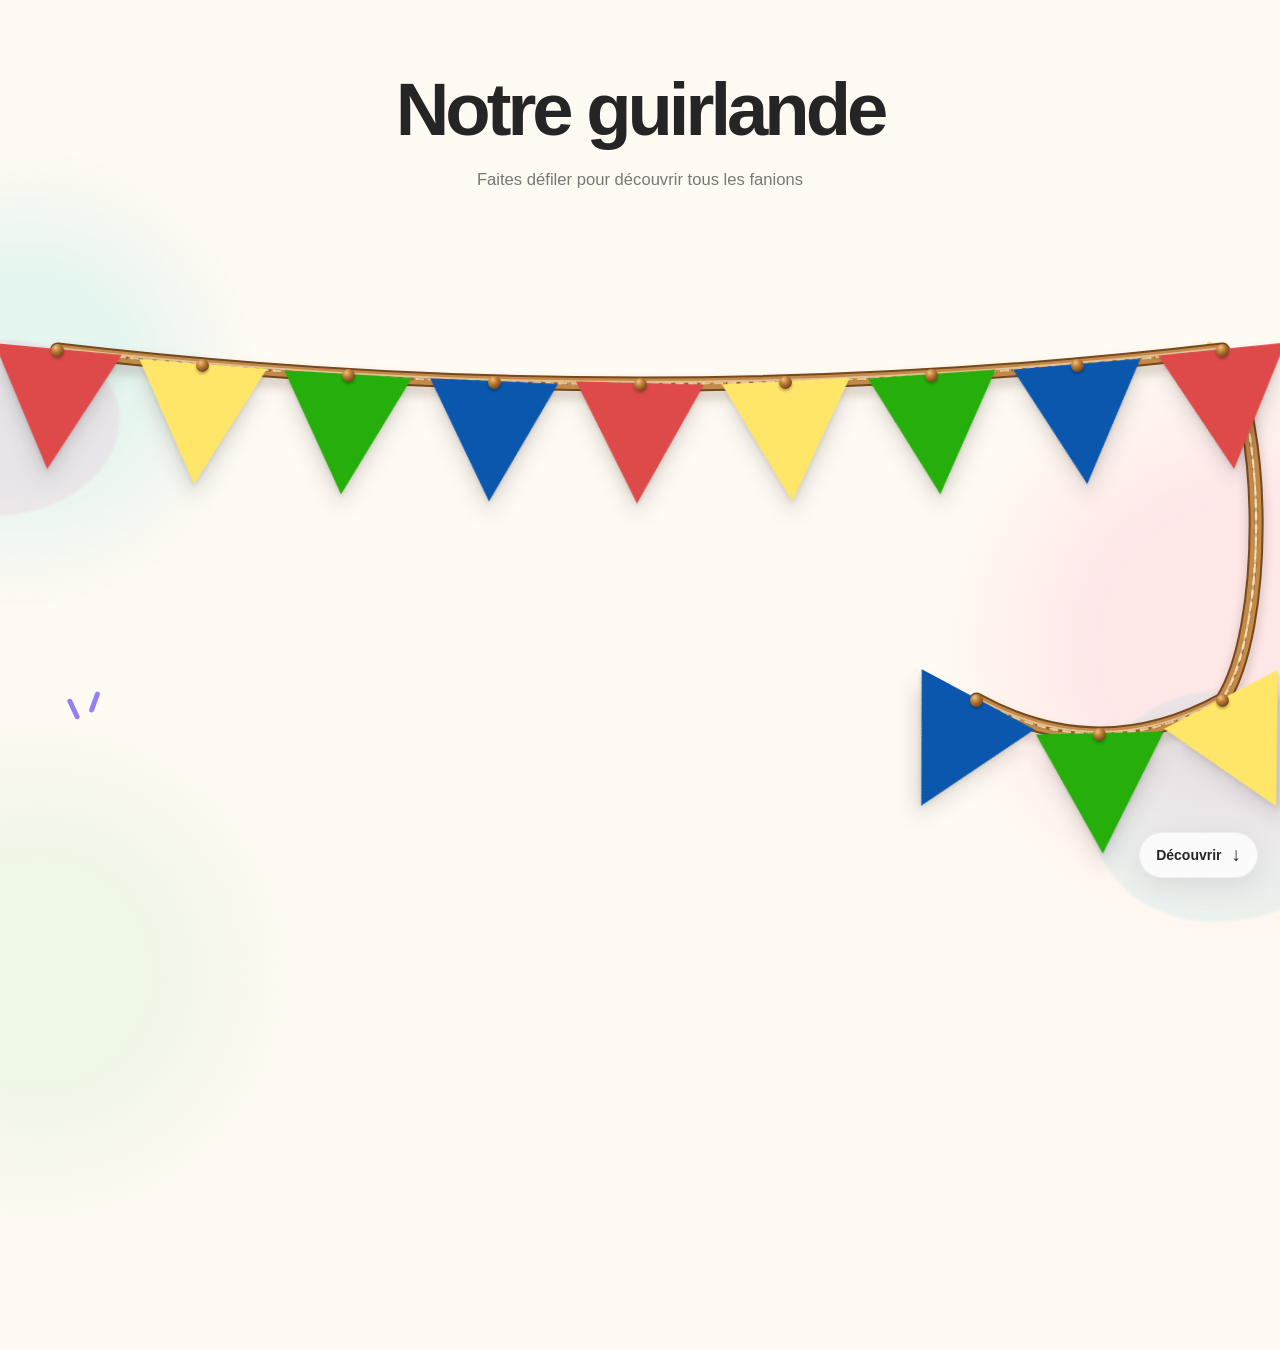
<file: old/index.html>
<!DOCTYPE html>
<html lang="fr">
<head>
  <meta charset="UTF-8">

  <meta
    name="viewport"
    content="width=device-width, initial-scale=1.0"
  >

  <title>Notre guirlande</title>

  <style>

    /* =========================================================
       RESET
       ========================================================= */

    * {
      box-sizing: border-box;
    }

    html {
      scroll-behavior: smooth;
    }

    html,
    body {
      margin: 0;
      padding: 0;
      width: 100%;
    }

    body {
      overflow-x: hidden;

      font-family:
        Inter,
        Arial,
        Helvetica,
        sans-serif;

      color: #252525;

      background:
        radial-gradient(
          circle at 2% 28%,
          rgba(55, 210, 225, 0.13) 0,
          rgba(55, 210, 225, 0.13) 100px,
          transparent 230px
        ),

        radial-gradient(
          circle at 97% 48%,
          rgba(255, 65, 145, 0.10) 0,
          rgba(255, 65, 145, 0.10) 140px,
          transparent 300px
        ),

        radial-gradient(
          circle at 3% 72%,
          rgba(95, 215, 130, 0.10) 0,
          rgba(95, 215, 130, 0.10) 110px,
          transparent 260px
        ),

        #fffaf2;
    }


    /* =========================================================
       HEADER
       ========================================================= */

    .hero {
      position: relative;

      min-height: 250px;

      display: flex;
      align-items: center;
      justify-content: center;

      text-align: center;

      padding: 50px 20px 35px;

      z-index: 10;
    }

    .hero-content {
      position: relative;
      z-index: 2;
    }

    .hero h1 {
      margin: 0;

      font-size: clamp(
        42px,
        5.8vw,
        82px
      );

      font-weight: 900;

      line-height: 0.95;

      letter-spacing: -4px;
    }

    .hero p {
      margin: 24px 0 0;

      font-size: clamp(
        14px,
        1.3vw,
        19px
      );

      color: #777;

      font-weight: 400;
    }


    /* =========================================================
       GUIRLANDE
       ========================================================= */

    #garland {
      position: relative;

      width: 100%;

      min-height: 100vh;

      isolation: isolate;
    }


    /* =========================================================
       SVG DE LA CORDE
       ========================================================= */

    #rope-svg {
      position: absolute;

      inset: 0;

      width: 100%;
      height: 100%;

      overflow: visible;

      pointer-events: none;

      z-index: 1;
    }


    /*
      Grosse ombre douce sous la corde
    */

    .rope-big-shadow {
      fill: none;

      stroke: rgba(55, 31, 10, 0.15);

      stroke-width: 20;

      stroke-linecap: round;
      stroke-linejoin: round;

      transform: translateY(7px);

      filter: blur(4px);
    }


    /*
      Contour foncé donnant de la profondeur.
    */

    .rope-dark {
      fill: none;

      stroke: #75481e;

      stroke-width: 15;

      stroke-linecap: round;
      stroke-linejoin: round;

      filter: url(#ropeRoughness);
    }


    /*
      Corps principal.
    */

    .rope-main {
      fill: none;

      stroke: #c48a49;

      stroke-width: 11;

      stroke-linecap: round;
      stroke-linejoin: round;

      filter: url(#ropeRoughness);
    }


    /*
      Fibre sombre en pointillé.

      Les tirets suivent réellement la courbe.
    */

    .rope-fibre-dark {
      fill: none;

      stroke: rgba(80, 40, 12, 0.42);

      stroke-width: 3;

      stroke-dasharray: 4 7;

      stroke-linecap: round;

      filter: url(#ropeRoughness);
    }


    /*
      Deuxième fibre, légèrement décalée.
    */

    .rope-fibre-light {
      fill: none;

      stroke: rgba(255, 229, 184, 0.75);

      stroke-width: 2.2;

      stroke-dasharray: 7 6;

      stroke-dashoffset: 4;

      stroke-linecap: round;
    }


    /*
      Reflet supérieur.
    */

    .rope-highlight {
      fill: none;

      stroke: rgba(255, 240, 210, 0.55);

      stroke-width: 2;

      stroke-linecap: round;

      transform: translateY(-2px);
    }


    /* =========================================================
       FANIONS
       ========================================================= */

    .flag {
      position: absolute;

      width: clamp(
        105px,
        10vw,
        170px
      );

      height: auto;

      display: block;

      /*
        Le haut du fanion est fixé à la corde.
      */

      transform-origin:
        50% 2%;

      user-select: none;

      -webkit-user-drag: none;

      pointer-events: none;

      z-index: 4;

      opacity: 0;

      filter:
        drop-shadow(
          0 14px 10px
          rgba(0, 0, 0, 0.12)
        )
        drop-shadow(
          0 3px 2px
          rgba(0, 0, 0, 0.10)
        );

      transition:
        opacity 0.7s ease;
    }

    .flag.visible {
      opacity: 1;
    }


    /*
      Petit noeud au-dessus des fanions
    */

    .knot {
      position: absolute;

      width: 13px;
      height: 13px;

      border-radius: 50%;

      z-index: 6;

      pointer-events: none;

      background:
        radial-gradient(
          circle at 35% 28%,
          #f2c17e 0,
          #bc7d35 35%,
          #75451c 76%,
          #48280e 100%
        );

      box-shadow:
        0 2px 3px
        rgba(0, 0, 0, 0.28);
    }


    /* =========================================================
       TACHES DE COULEUR DÉCORATIVES
       ========================================================= */

    .decor-blob {
      position: absolute;

      border-radius: 46% 54% 58% 42% /
                     52% 44% 56% 48%;

      z-index: 0;

      pointer-events: none;

      opacity: 0.075;

      filter: blur(1px);
    }


    /* =========================================================
       PETITES DÉCORATIONS
       ========================================================= */

    .spark {
      position: absolute;

      z-index: 0;

      pointer-events: none;

      width: 40px;
      height: 40px;

      opacity: 0.75;
    }

    .spark::before,
    .spark::after {
      content: "";

      position: absolute;

      width: 5px;
      height: 22px;

      border-radius: 20px;

      background: currentColor;
    }

    .spark::before {
      left: 7px;
      top: 10px;

      transform:
        rotate(-25deg);
    }

    .spark::after {
      right: 7px;
      top: 3px;

      transform:
        rotate(20deg);
    }


    /* =========================================================
       SCROLL INDICATOR
       ========================================================= */

    .scroll-hint {
      position: fixed;

      right: 22px;
      bottom: 22px;

      z-index: 50;

      display: flex;

      align-items: center;

      gap: 10px;

      padding:
        11px
        16px;

      border-radius: 100px;

      background:
        rgba(255, 255, 255, 0.78);

      border:
        1px solid
        rgba(0, 0, 0, 0.055);

      backdrop-filter:
        blur(12px);

      -webkit-backdrop-filter:
        blur(12px);

      box-shadow:
        0 8px 30px
        rgba(0, 0, 0, 0.08);

      font-size: 14px;

      font-weight: 700;
    }

    .scroll-hint-arrow {
      font-size: 19px;

      animation:
        scrollBounce
        1.5s
        infinite
        ease-in-out;
    }

    @keyframes scrollBounce {

      0%,
      100% {
        transform:
          translateY(-3px);
      }

      50% {
        transform:
          translateY(4px);
      }

    }


    /* =========================================================
       MOBILE
       ========================================================= */

    @media
    (
      max-width: 700px
    ) {

      .hero {
        min-height: 190px;

        padding:
          35px
          18px;
      }

      .hero h1 {
        letter-spacing:
          -2px;
      }

      .scroll-hint {
        right: 10px;
        bottom: 10px;

        font-size: 12px;

        padding:
          9px
          13px;
      }

    }


  </style>
</head>


<body>


  <!-- =======================================================
       ENTÊTE
       ======================================================= -->

  <header class="hero">

    <div class="hero-content">

      <h1>
        Notre guirlande
      </h1>

      <p>
        Faites défiler pour découvrir tous les fanions
      </p>

    </div>

  </header>



  <!-- =======================================================
       GUIRLANDE
       ======================================================= -->

  <main id="garland">


    <!--
      Toute la corde est UN SEUL SVG
      et UN SEUL chemin continu.
    -->

    <svg
      id="rope-svg"
      preserveAspectRatio="none"
    >

      <defs>

        <!--
          Donne une très légère irrégularité
          aux bords de la corde.
        -->

        <filter
          id="ropeRoughness"
          x="-10%"
          y="-10%"
          width="120%"
          height="120%"
        >

          <feTurbulence
            type="fractalNoise"
            baseFrequency="0.012 0.20"
            numOctaves="2"
            seed="7"
            result="noise"
          />

          <feDisplacementMap
            in="SourceGraphic"
            in2="noise"
            scale="1.4"
            xChannelSelector="R"
            yChannelSelector="G"
          />

        </filter>

      </defs>


      <!-- Ombre -->

      <path
        id="rope-big-shadow"
        class="rope-big-shadow"
      ></path>


      <!-- Corps foncé -->

      <path
        id="rope-dark"
        class="rope-dark"
      ></path>


      <!-- Corps principal -->

      <path
        id="rope-main"
        class="rope-main"
      ></path>


      <!-- Fibres -->

      <path
        id="rope-fibre-dark"
        class="rope-fibre-dark"
      ></path>

      <path
        id="rope-fibre-light"
        class="rope-fibre-light"
      ></path>


      <!-- Reflet -->

      <path
        id="rope-highlight"
        class="rope-highlight"
      ></path>

    </svg>

  </main>



  <div class="scroll-hint">

    <span>
      Découvrir
    </span>

    <span class="scroll-hint-arrow">
      ↓
    </span>

  </div>



<script>

  /* ==========================================================
     CONFIGURATION À MODIFIER
     ========================================================== */


  /*
     NOMBRE TOTAL DE FANIONS

     Exemple :
     si tu as :

     001.png
     002.png
     ...
     153.png

     mets :

     const TOTAL_FANIONS = 153;
  */

  const TOTAL_FANIONS = 12;


  /*
     EXTENSION DE TES IMAGES

     PNG recommandé car cela permet
     d'avoir un fond transparent.

     Tu peux mettre :

     "png"
     "webp"
     "jpg"
  */

  const FANION_EXTENSION = "png";


  /*
     Dossier dans lequel sont stockés
     les scans.
  */

  const FANION_FOLDER = "fanions";


  /*
     Génération automatique :

     fanions/001.png
     fanions/002.png
     fanions/003.png
     ...
  */

  const FANIONS =
    Array.from(
      {
        length:
          TOTAL_FANIONS
      },

      (_, index) => {

        const number =
          String(
            index + 1
          )
          .padStart(
            3,
            "0"
          );

        return (
          `${FANION_FOLDER}/` +
          `${number}.` +
          `${FANION_EXTENSION}`
        );

      }
    );


  /* ==========================================================
     DOM
     ========================================================== */

  const garland =
    document.querySelector(
      "#garland"
    );

  const ropeSvg =
    document.querySelector(
      "#rope-svg"
    );


  const ropePaths = [

    document.querySelector(
      "#rope-big-shadow"
    ),

    document.querySelector(
      "#rope-dark"
    ),

    document.querySelector(
      "#rope-main"
    ),

    document.querySelector(
      "#rope-fibre-dark"
    ),

    document.querySelector(
      "#rope-fibre-light"
    ),

    document.querySelector(
      "#rope-highlight"
    )

  ];


  /* ==========================================================
     CRÉATION DES IMAGES
     ========================================================== */

  const flagElements = [];

  const knotElements = [];


  FANIONS.forEach(
    (
      source,
      index
    ) => {

      const img =
        document.createElement(
          "img"
        );


      img.src =
        source;


      img.alt =
        `Fanion ${index + 1}`;


      img.className =
        "flag";


      img.loading =
        index < 15
          ? "eager"
          : "lazy";


      img.decoding =
        "async";


      /*
        Si un fichier est absent,
        on le masque au lieu d'afficher
        le petit symbole d'image cassée.
      */

      img.addEventListener(
        "error",
        () => {

          console.warn(
            `Image introuvable : ${source}`
          );

          img.style.visibility =
            "hidden";

        }
      );


      /*
        Petit noeud visuel.
      */

      const knot =
        document.createElement(
          "div"
        );


      knot.className =
        "knot";


      garland.appendChild(
        img
      );


      garland.appendChild(
        knot
      );


      flagElements.push(
        img
      );


      knotElements.push(
        knot
      );

    }
  );


  /* ==========================================================
     UTILITAIRE SVG
     ========================================================== */

  const SVG_NS =
    "http://www.w3.org/2000/svg";


  function createTemporaryPath(
    d
  ) {

    const temp =
      document.createElementNS(
        SVG_NS,
        "path"
      );


    temp.setAttribute(
      "d",
      d
    );


    temp.setAttribute(
      "fill",
      "none"
    );


    ropeSvg.appendChild(
      temp
    );


    return temp;

  }


  /* ==========================================================
     DÉCORATIONS DE FOND
     ========================================================== */

  function clearDecorations() {

    garland
      .querySelectorAll(
        ".decor-blob, .spark"
      )
      .forEach(
        element => {

          element.remove();

        }
      );

  }


  function createDecorations(
    rowCount,
    rowGap
  ) {

    clearDecorations();


    const colors = [

      "#ff2f8b",
      "#00bed8",
      "#4bd269",
      "#ffd51e",
      "#7258ff"

    ];


    for (
      let row = 0;
      row < rowCount;
      row++
    ) {

      /*
        Grande tache pastel.
      */

      const blob =
        document.createElement(
          "div"
        );


      blob.className =
        "decor-blob";


      const size =
        220 +
        (
          row % 3
        ) *
        70;


      blob.style.width =
        `${size}px`;


      blob.style.height =
        `${size * 0.8}px`;


      blob.style.background =
        colors[
          row %
          colors.length
        ];


      blob.style.top =
        `${
          50 +
          row * rowGap +
          40
        }px`;


      if (
        row % 2 === 0
      ) {

        blob.style.left =
          "-100px";

      } else {

        blob.style.right =
          "-100px";

      }


      garland.appendChild(
        blob
      );


      /*
        Petit accent graphique.
      */

      const spark =
        document.createElement(
          "div"
        );


      spark.className =
        "spark";


      spark.style.color =
        colors[
          (
            row +
            3
          ) %
          colors.length
        ];


      spark.style.top =
        `${
          row *
          rowGap +
          rowGap *
          0.25
        }px`;


      if (
        row % 2 === 0
      ) {

        spark.style.right =
          "5%";

      } else {

        spark.style.left =
          "5%";

      }


      garland.appendChild(
        spark
      );

    }

  }


  /* ==========================================================
     CALCUL DE L'ANGLE DE LA CORDE
     ========================================================== */

  function getAngleAtLength(
    path,
    length
  ) {

    const totalLength =
      path.getTotalLength();


    const before =
      path.getPointAtLength(
        Math.max(
          0,
          length - 2
        )
      );


    const after =
      path.getPointAtLength(
        Math.min(
          totalLength,
          length + 2
        )
      );


    return (
      Math.atan2(
        after.y - before.y,
        after.x - before.x
      )
      *
      180
      /
      Math.PI
    );

  }


  /* ==========================================================
     CONSTRUCTION DE LA GUIRLANDE
     ========================================================== */

  function buildGarland() {


    const width =
      document.documentElement
        .clientWidth;


    /*
      Taille approximative d'un fanion.

      Doit suivre la valeur CSS :
      clamp(105px, 10vw, 170px)
    */

    const flagWidth =
      Math.min(
        170,

        Math.max(
          105,
          width * 0.10
        )
      );


    /*
      On veut que les fanions se touchent
      presque.
    */

    const flagSpacing =
      flagWidth * 0.96;


    /*
      Marge latérale.

      La corde peut légèrement sortir
      du viewport lors du demi-tour.
    */

    const sideMargin =
      width < 600
        ? 18
        : Math.max(
            45,
            width * 0.045
          );


    const usableWidth =
      width -
      (
        sideMargin *
        2
      );


    /*
      Nombre de fanions sur une ligne.
    */

    const flagsPerRow =
      Math.max(
        3,

        Math.floor(
          usableWidth /
          flagSpacing
        )
      );


    /*
      Nombre de rangées nécessaires.
    */

    const rowCount =
      Math.ceil(
        TOTAL_FANIONS /
        flagsPerRow
      );


    /*
      Espace vertical.

      Plus important que dans ta
      première version pour mieux
      respirer.
    */

    const rowGap =
      width < 600
        ? 245
        : 350;


    const topOffset =
      width < 600
        ? 70
        : 100;


    /*
      Creux naturel de chaque portion
      horizontale.
    */

    const sag =
      width < 600
        ? 20
        : 34;


    const bottomSpace =
      width < 600
        ? 200
        : 300;


    const totalHeight =
      topOffset +
      (
        rowCount *
        rowGap
      ) +
      bottomSpace;


    garland.style.height =
      `${totalHeight}px`;


    ropeSvg.setAttribute(
      "viewBox",
      `0 0 ${width} ${totalHeight}`
    );


    /*
      On remet les fanions à zéro.
    */

    flagElements.forEach(
      flag => {

        flag.style.left =
          "0px";

        flag.style.top =
          "0px";

      }
    );


    knotElements.forEach(
      knot => {

        knot.style.left =
          "0px";

        knot.style.top =
          "0px";

      }
    );


    /*
      CHEMIN GLOBAL

      Il s'agit réellement d'un seul
      tracé SVG continu.
    */

    let globalPath =
      "";


    let globalFlagIndex =
      0;


    /*
      Position du début.
    */

    let previousEndX =
      null;

    let previousY =
      null;


    for (
      let row = 0;
      row < rowCount;
      row++
    ) {


      const leftToRight =
        row % 2 === 0;


      const remaining =
        TOTAL_FANIONS -
        globalFlagIndex;


      const flagsThisRow =
        Math.min(
          flagsPerRow,
          remaining
        );


      const y =
        topOffset +
        row *
        rowGap;


      /*
        Pour toutes les lignes sauf
        la dernière, on utilise toute
        la largeur.

        C'est ce qui permet d'avoir
        des demi-tours cohérents.
      */

      const isLastRow =
        row ===
        rowCount - 1;


      const startX =
        leftToRight

          ? sideMargin

          : width -
            sideMargin;


      let endX;


      if (
        isLastRow
      ) {

        /*
          La dernière ligne peut
          s'arrêter avant le bord
          s'il reste peu de fanions.
        */

        const distance =
          Math.min(

            usableWidth,

            Math.max(
              flagSpacing,
              (
                flagsThisRow -
                1
              ) *
              flagSpacing
            )

          );


        endX =
          leftToRight

            ? startX +
              distance

            : startX -
              distance;

      } else {

        endX =
          leftToRight

            ? width -
              sideMargin

            : sideMargin;

      }


      /*
        PREMIÈRE LIGNE
      */

      if (
        row === 0
      ) {

        globalPath +=
          `M ${startX} ${y} `;

      }


      /*
        Demi-tour depuis la ligne
        précédente.
      */

      if (
        row > 0
      ) {

        const direction =
          previousEndX >
          width / 2

            ? 1

            : -1;


        /*
          La corde sort légèrement du
          cadre pour créer un beau
          virage naturel.
        */

        const outsideX =
          previousEndX +
          direction *
          (
            width < 600
              ? 27
              : 45
          );


        globalPath += `

          C

          ${outsideX}
          ${
            previousY +
            rowGap *
            0.20
          }

          ${outsideX}
          ${
            y -
            rowGap *
            0.20
          }

          ${startX}
          ${y}

        `;

      }


      /*
        Courbe de la rangée.

        Quadratique :
        début → centre bas → fin
      */

      const centerX =
        (
          startX +
          endX
        ) /
        2;


      const controlY =
        y +
        sag *
        2;


      const rowPathD =
        `M ${startX} ${y}
         Q
         ${centerX}
         ${controlY}
         ${endX}
         ${y}`;


      /*
        On ajoute cette courbe au
        chemin global.
      */

      globalPath += `

        Q

        ${centerX}
        ${controlY}

        ${endX}
        ${y}

      `;


      /*
        Création temporaire d'un path
        pour obtenir les vraies
        positions sur la courbe.
      */

      const temporaryPath =
        createTemporaryPath(
          rowPathD
        );


      const rowLength =
        temporaryPath
          .getTotalLength();


      /*
        Placement des fanions.
      */

      for (
        let localIndex = 0;
        localIndex < flagsThisRow;
        localIndex++
      ) {


        let ratio;


        /*
          On répartit les fanions sur
          toute la ligne.

          La dernière ligne incomplète
          reste naturellement plus
          courte.
        */

        if (
          flagsThisRow <= 1
        ) {

          ratio =
            0;

        } else {

          ratio =
            localIndex /
            (
              flagsThisRow -
              1
            );

        }


        const distance =
          ratio *
          rowLength;


        const point =
          temporaryPath
            .getPointAtLength(
              distance
            );


        let angle =
          getAngleAtLength(
            temporaryPath,
            distance
          );


        /*
          Quand on va de droite à
          gauche, l'angle SVG est proche
          de 180°.

          On ramène l'inclinaison
          autour de zéro.
        */

        if (
          !leftToRight
        ) {

          if (
            angle > 90
          ) {

            angle -=
              180;

          }

          if (
            angle < -90
          ) {

            angle +=
              180;

          }

        }


        const flag =
          flagElements[
            globalFlagIndex
          ];


        const knot =
          knotElements[
            globalFlagIndex
          ];


        /*
          Petit défaut naturel.

          Les fanions ne sont pas tous
          parfaitement droits.
        */

        const naturalTilt =
          (
            (
              globalFlagIndex %
              5
            ) -
            2
          ) *
          0.7;


        flag.style.left =
          `${point.x}px`;


        flag.style.top =
          `${point.y - 1}px`;


        flag.style.transform =
          `
            translateX(-50%)
            rotate(
              ${
                angle +
                naturalTilt
              }deg
            )
          `;


        /*
          Petit noeud sur la corde.
        */

        knot.style.left =
          `${point.x - 6.5}px`;


        knot.style.top =
          `${point.y - 6}px`;


        globalFlagIndex++;


      }


      /*
        Suppression du path temporaire.
      */

      temporaryPath.remove();


      previousEndX =
        endX;


      previousY =
        y;

    }


    /*
      Le même chemin est utilisé
      par toutes les couches de
      la corde.
    */

    ropePaths.forEach(
      path => {

        path.setAttribute(
          "d",
          globalPath
        );

      }
    );


    /*
      Décor.
    */

    createDecorations(
      rowCount,
      rowGap
    );


    /*
      Apparition au scroll.
    */

    observeFlags();

  }


  /* ==========================================================
     APPARITION AU SCROLL
     ========================================================== */

  let observer =
    null;


  function observeFlags() {


    if (
      observer
    ) {

      observer.disconnect();

    }


    observer =
      new IntersectionObserver(

        entries => {

          entries.forEach(
            entry => {

              if (
                entry.isIntersecting
              ) {

                entry
                  .target
                  .classList
                  .add(
                    "visible"
                  );

              }

            }
          );

        },

        {
          rootMargin:
            "100px 0px 150px 0px",

          threshold:
            0.01
        }

      );


    flagElements.forEach(
      flag => {

        observer.observe(
          flag
        );

      }
    );

  }


  /* ==========================================================
     REDIMENSIONNEMENT
     ========================================================== */

  let resizeTimeout;


  window.addEventListener(
    "resize",
    () => {

      clearTimeout(
        resizeTimeout
      );


      resizeTimeout =
        setTimeout(
          () => {

            buildGarland();

          },
          150
        );

    }
  );


  /* ==========================================================
     LANCEMENT
     ========================================================== */

  buildGarland();


</script>


</body>
</html>
</file>
